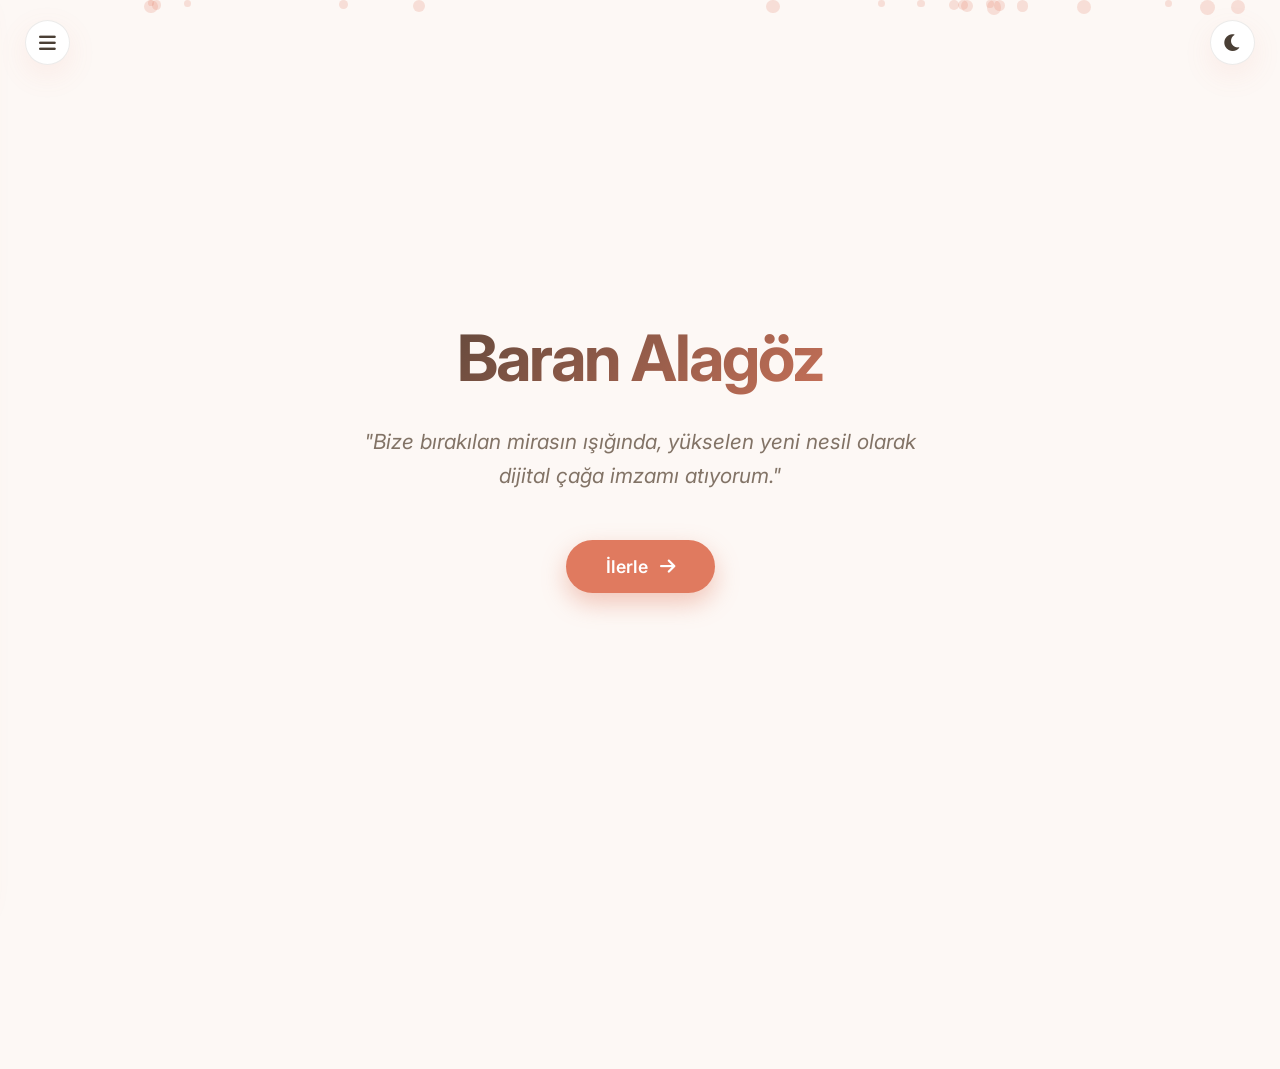
<file: index.html>
<!DOCTYPE html>
<html lang="tr">
<head>
    <meta charset="UTF-8">
    <meta name="viewport" content="width=device-width, initial-scale=1.0">
    <title>Baran Alagöz | Dijital Portfolyo</title>
    <link rel="stylesheet" href="style.css">
    <link href="https://fonts.googleapis.com/css2?family=Inter:wght@300;400;500;600;700&display=swap" rel="stylesheet">
    <link rel="stylesheet" href="https://cdnjs.cloudflare.com/ajax/libs/font-awesome/6.0.0/css/all.min.css">
</head>
<body>
    
    <div id="particles"></div>

    <header class="top-bar">
        <button id="menu-toggle" class="icon-btn"><i class="fa-solid fa-bars"></i></button>
        <button id="theme-toggle" class="icon-btn" title="Temayı Değiştir"><i class="fa-solid fa-moon"></i></button>
    </header>

    <div id="sidebar" class="sidebar">
        <button id="close-menu" class="close-btn"><i class="fa-solid fa-xmark"></i></button>
        <nav class="sidebar-nav">
            <a href="index.html" class="nav-link"><i class="fa-solid fa-house"></i> Ana Sayfa</a>
            <a href="projeler.html" class="nav-link"><i class="fa-solid fa-rocket"></i> Projelerim</a>
            <a href="iletisim.html" class="nav-link"><i class="fa-solid fa-envelope"></i> İletişim</a>
            <a href="cv.html" class="nav-link"><i class="fa-regular fa-file-lines"></i> CV / Özgeçmiş</a>
            <button class="nav-link btn-back-intro"><i class="fa-solid fa-rotate-left"></i> Giriş Ekranına Dön</button>
        </nav>
    </div>
    
    <div id="overlay" class="overlay"></div>

    <!-- 1. Aşama: Giriş (Intro) Ekranı Sadece Ana Sayfada -->
    <div id="intro-screen" class="screen">
        <div class="intro-content">
            <h1>Baran Alagöz</h1>
            <p class="intro-motto">
                "Bize bırakılan mirasın ışığında, yükselen yeni nesil olarak dijital çağa imzamı atıyorum."
            </p>
            <button id="enter-btn" class="enter-btn">
                İlerle <i class="fa-solid fa-arrow-right"></i>
            </button>
        </div>
    </div>

    <!-- 2. Aşama: Sadeleşmiş Ana Ekran -->
    <div id="main-screen" class="screen hidden">
        <div class="main-content">
            
            <section id="hakkimda-sec" class="page-section">
                <div class="profile-header">
                    <div class="profile-placeholder"><span>BA</span></div>
                    <h2>Hakkımda</h2>
                </div>
                
                <div class="about-card">
                    <p>
                        Merhaba, ben Baran. Teknolojiye ve tasarıma tutkuyla bağlı, yenilikçi bir geliştiriciyim. 
                        Amacım sadece kod yazmak değil; kullanıcı deneyimini merkeze alan, estetik ve 
                        işlevsel dijital çözümler üreterek geleceğin inşasına katkı sağlamak.
                    </p>
                    <ul class="basic-info">
                        <li><i class="fa-solid fa-location-dot"></i> Türkiye</li>
                        <li><i class="fa-solid fa-laptop-code"></i> Yazılım & Web Teknolojileri Geliştiricisi</li>
                        <li><i class="fa-solid fa-envelope"></i> alagozbaran183@gmail.com</li>
                    </ul>
                </div>
                
                <div class="button-group">
                    <a href="https://github.com/alagozbaran" target="_blank" class="btn primary-btn">
                        <i class="fab fa-github"></i> GitHub Profilim
                    </a>
                    <a href="cv.html" class="btn secondary-btn">
                        <i class="fa-regular fa-file-lines"></i> CV'mi İncele
                    </a>
                </div>
            </section>
        </div>
        
        <footer>
            <div class="footer-content">
                <p class="quote">"Ey yükselen yeni nesil! İstikbal sizsiniz. Cumhuriyeti biz kurduk, onu yükseltecek ve yaşatacak sizsiniz."</p>
                <p class="quote-author">— Mustafa Kemal Atatürk</p>
            </div>
        </footer>
    </div>

    <script src="script.js"></script>
</body>
</html>
</file>
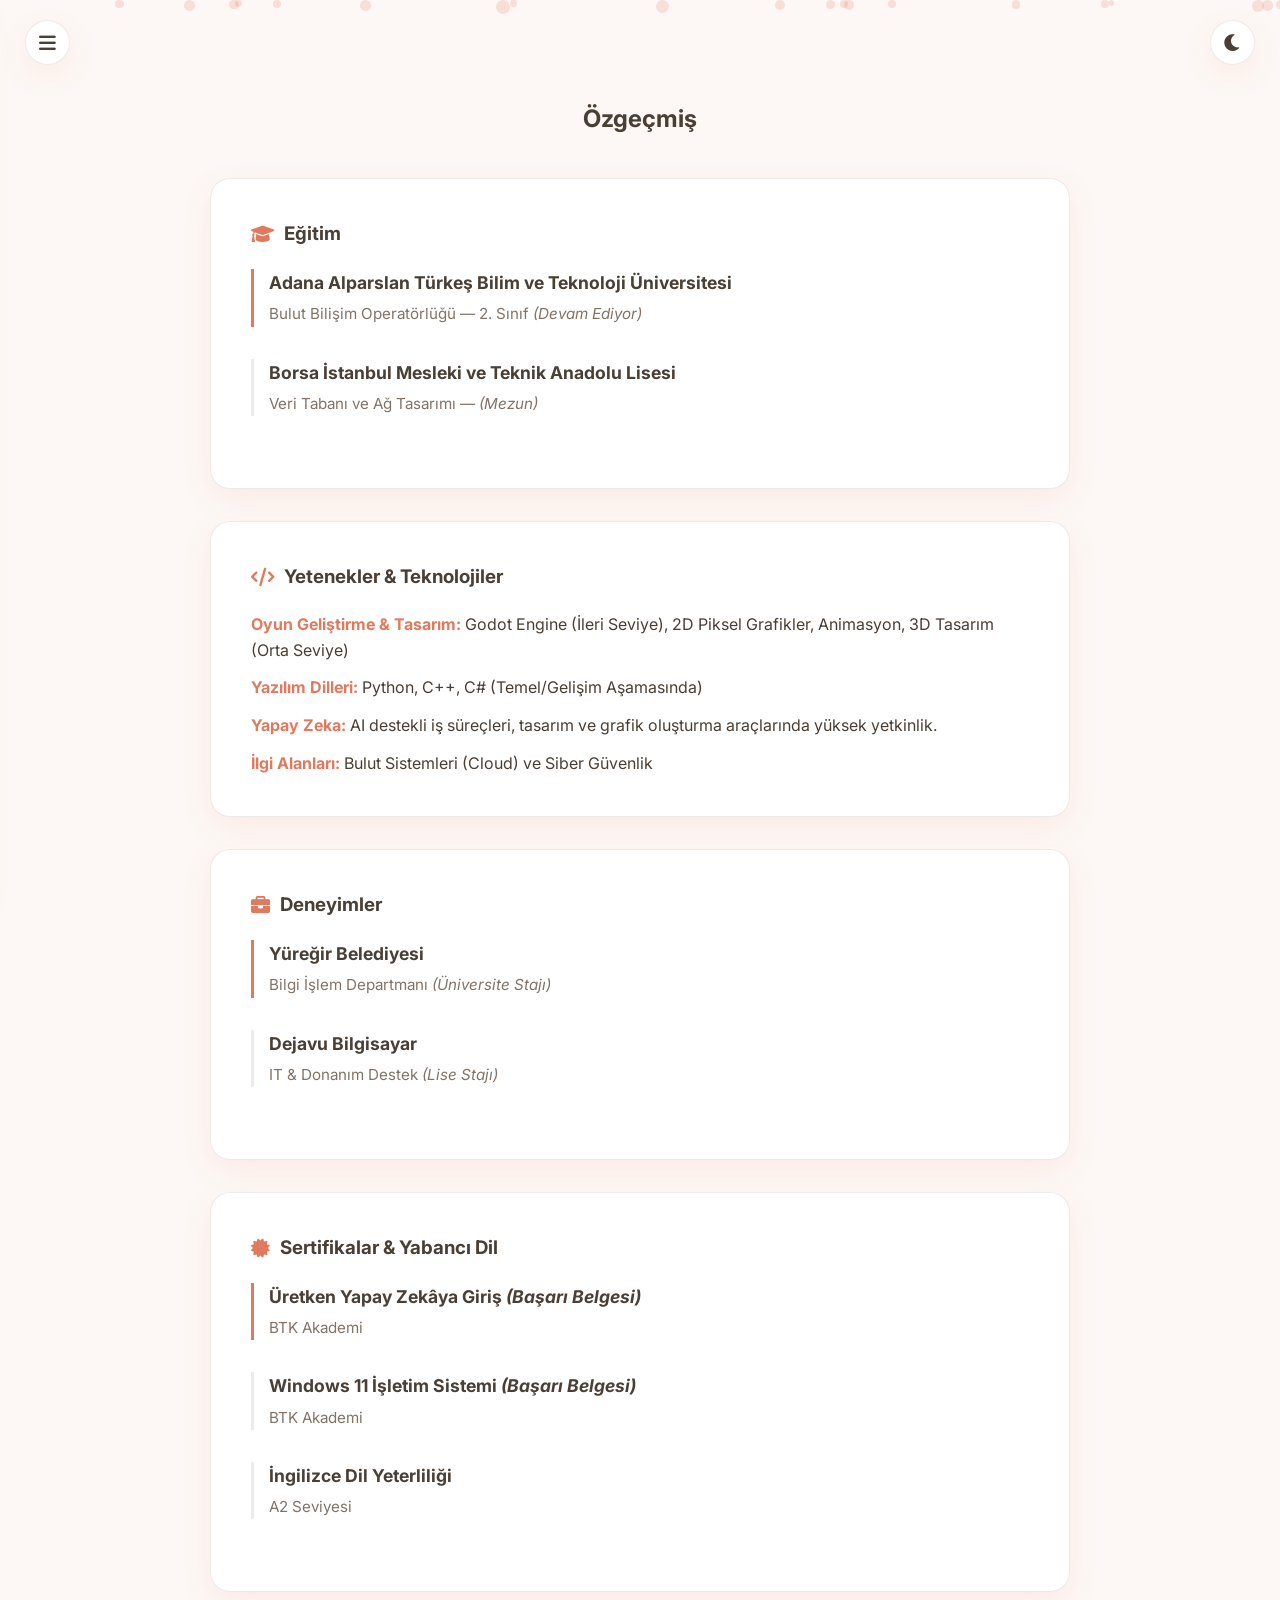
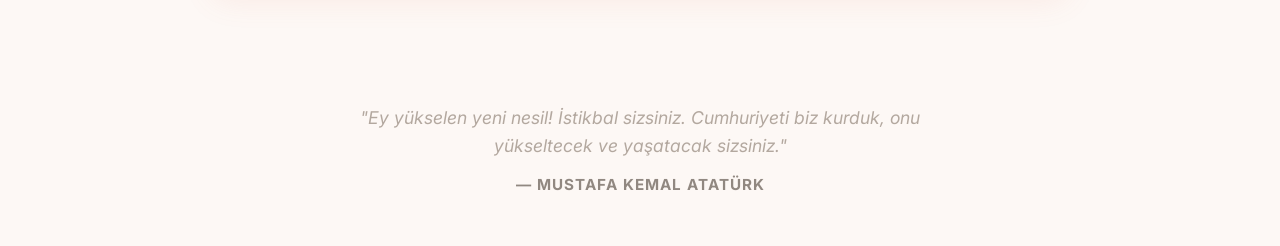
<file: cv.html>
<!DOCTYPE html>
<html lang="tr">
<head>
    <meta charset="UTF-8">
    <meta name="viewport" content="width=device-width, initial-scale=1.0">
    <title>Özgeçmiş | Baran Alagöz</title>
    <link rel="stylesheet" href="style.css">
    <link href="https://fonts.googleapis.com/css2?family=Inter:wght@300;400;500;600;700&display=swap" rel="stylesheet">
    <link rel="stylesheet" href="https://cdnjs.cloudflare.com/ajax/libs/font-awesome/6.0.0/css/all.min.css">
</head>
<body>
    <div id="particles"></div>

    <header class="top-bar">
        <button id="menu-toggle" class="icon-btn"><i class="fa-solid fa-bars"></i></button>
        <button id="theme-toggle" class="icon-btn" title="Temayı Değiştir"><i class="fa-solid fa-moon"></i></button>
    </header>

    <div id="sidebar" class="sidebar">
        <button id="close-menu" class="close-btn"><i class="fa-solid fa-xmark"></i></button>
        <nav class="sidebar-nav">
            <a href="index.html" class="nav-link"><i class="fa-solid fa-house"></i> Ana Sayfa</a>
            <a href="projeler.html" class="nav-link"><i class="fa-solid fa-rocket"></i> Projelerim</a>
            <a href="iletisim.html" class="nav-link"><i class="fa-solid fa-envelope"></i> İletişim</a>
            <a href="cv.html" class="nav-link" style="color: var(--accent);"><i class="fa-regular fa-file-lines"></i> CV / Özgeçmiş</a>
            <button class="nav-link btn-back-intro"><i class="fa-solid fa-rotate-left"></i> Giriş Ekranına Dön</button>
        </nav>
    </div>
    
    <div id="overlay" class="overlay"></div>

    <div id="main-screen" class="screen active" style="opacity: 1; transform: translateY(0); pointer-events: all;">
        <div class="main-content">
            <div class="profile-header">
                <h2>Özgeçmiş</h2>
            </div>
            
            <!-- EĞİTİM -->
            <div class="about-card" style="margin-bottom: 2rem;">
                <h3 style="margin-bottom: 20px; display: flex; align-items: center; gap: 10px;">
                    <i class="fa-solid fa-graduation-cap" style="color: var(--accent);"></i> Eğitim
                </h3>
                <div style="margin-bottom: 20px; border-left: 3px solid var(--accent); padding-left: 15px;">
                    <h4 style="color: var(--text-main); font-size: 1.1rem; margin-bottom: 5px;">Adana Alparslan Türkeş Bilim ve Teknoloji Üniversitesi</h4>
                    <p style="color: var(--text-muted); font-size: 0.95rem;">Bulut Bilişim Operatörlüğü — 2. Sınıf <i>(Devam Ediyor)</i></p>
                </div>
                <div style="border-left: 3px solid var(--border-color); padding-left: 15px;">
                    <h4 style="color: var(--text-main); font-size: 1.1rem; margin-bottom: 5px;">Borsa İstanbul Mesleki ve Teknik Anadolu Lisesi</h4>
                    <p style="color: var(--text-muted); font-size: 0.95rem;">Veri Tabanı ve Ağ Tasarımı — <i>(Mezun)</i></p>
                </div>
            </div>
            
            <!-- YETENEKLER -->
            <div class="about-card" style="margin-bottom: 2rem;">
                <h3 style="margin-bottom: 20px; display: flex; align-items: center; gap: 10px;">
                    <i class="fa-solid fa-code" style="color: var(--accent);"></i> Yetenekler & Teknolojiler
                </h3>
                <ul style="list-style: none; display: flex; flex-direction: column; gap: 12px; font-size: 1rem;">
                    <li><strong style="color: var(--accent);">Oyun Geliştirme & Tasarım:</strong> Godot Engine (İleri Seviye), 2D Piksel Grafikler, Animasyon, 3D Tasarım (Orta Seviye)</li>
                    <li><strong style="color: var(--accent);">Yazılım Dilleri:</strong> Python, C++, C# (Temel/Gelişim Aşamasında)</li>
                    <li><strong style="color: var(--accent);">Yapay Zeka:</strong> AI destekli iş süreçleri, tasarım ve grafik oluşturma araçlarında yüksek yetkinlik.</li>
                    <li><strong style="color: var(--accent);">İlgi Alanları:</strong> Bulut Sistemleri (Cloud) ve Siber Güvenlik</li>
                </ul>
            </div>

            <!-- DENEYİM -->
            <div class="about-card" style="margin-bottom: 2rem;">
                <h3 style="margin-bottom: 20px; display: flex; align-items: center; gap: 10px;">
                    <i class="fa-solid fa-briefcase" style="color: var(--accent);"></i> Deneyimler
                </h3>
                <div style="margin-bottom: 20px; border-left: 3px solid var(--accent); padding-left: 15px;">
                    <h4 style="color: var(--text-main); font-size: 1.1rem; margin-bottom: 5px;">Yüreğir Belediyesi</h4>
                    <p style="color: var(--text-muted); font-size: 0.95rem;">Bilgi İşlem Departmanı <i>(Üniversite Stajı)</i></p>
                </div>
                <div style="border-left: 3px solid var(--border-color); padding-left: 15px;">
                    <h4 style="color: var(--text-main); font-size: 1.1rem; margin-bottom: 5px;">Dejavu Bilgisayar</h4>
                    <p style="color: var(--text-muted); font-size: 0.95rem;">IT & Donanım Destek <i>(Lise Stajı)</i></p>
                </div>
            </div>

            <!-- SERTİFİKALAR & DİL (YENİ EKLENEN BÖLÜM) -->
            <div class="about-card">
                <h3 style="margin-bottom: 20px; display: flex; align-items: center; gap: 10px;">
                    <i class="fa-solid fa-certificate" style="color: var(--accent);"></i> Sertifikalar & Yabancı Dil
                </h3>
                <div style="margin-bottom: 20px; border-left: 3px solid var(--accent); padding-left: 15px;">
                    <h4 style="color: var(--text-main); font-size: 1.1rem; margin-bottom: 5px;">Üretken Yapay Zekâya Giriş <i>(Başarı Belgesi)</i></h4>
                    <p style="color: var(--text-muted); font-size: 0.95rem;">BTK Akademi</p>
                </div>
                <div style="margin-bottom: 20px; border-left: 3px solid var(--border-color); padding-left: 15px;">
                    <h4 style="color: var(--text-main); font-size: 1.1rem; margin-bottom: 5px;">Windows 11 İşletim Sistemi <i>(Başarı Belgesi)</i></h4>
                    <p style="color: var(--text-muted); font-size: 0.95rem;">BTK Akademi</p>
                </div>
                <div style="border-left: 3px solid var(--border-color); padding-left: 15px;">
                    <h4 style="color: var(--text-main); font-size: 1.1rem; margin-bottom: 5px;">İngilizce Dil Yeterliliği</h4>
                    <p style="color: var(--text-muted); font-size: 0.95rem;">A2 Seviyesi</p>
                </div>
            </div>
            
        </div>

        <footer>
            <div class="footer-content">
                <p class="quote">"Ey yükselen yeni nesil! İstikbal sizsiniz. Cumhuriyeti biz kurduk, onu yükseltecek ve yaşatacak sizsiniz."</p>
                <p class="quote-author">— Mustafa Kemal Atatürk</p>
            </div>
        </footer>
    </div>
    <script src="script.js"></script>
</body>
</html>
</file>
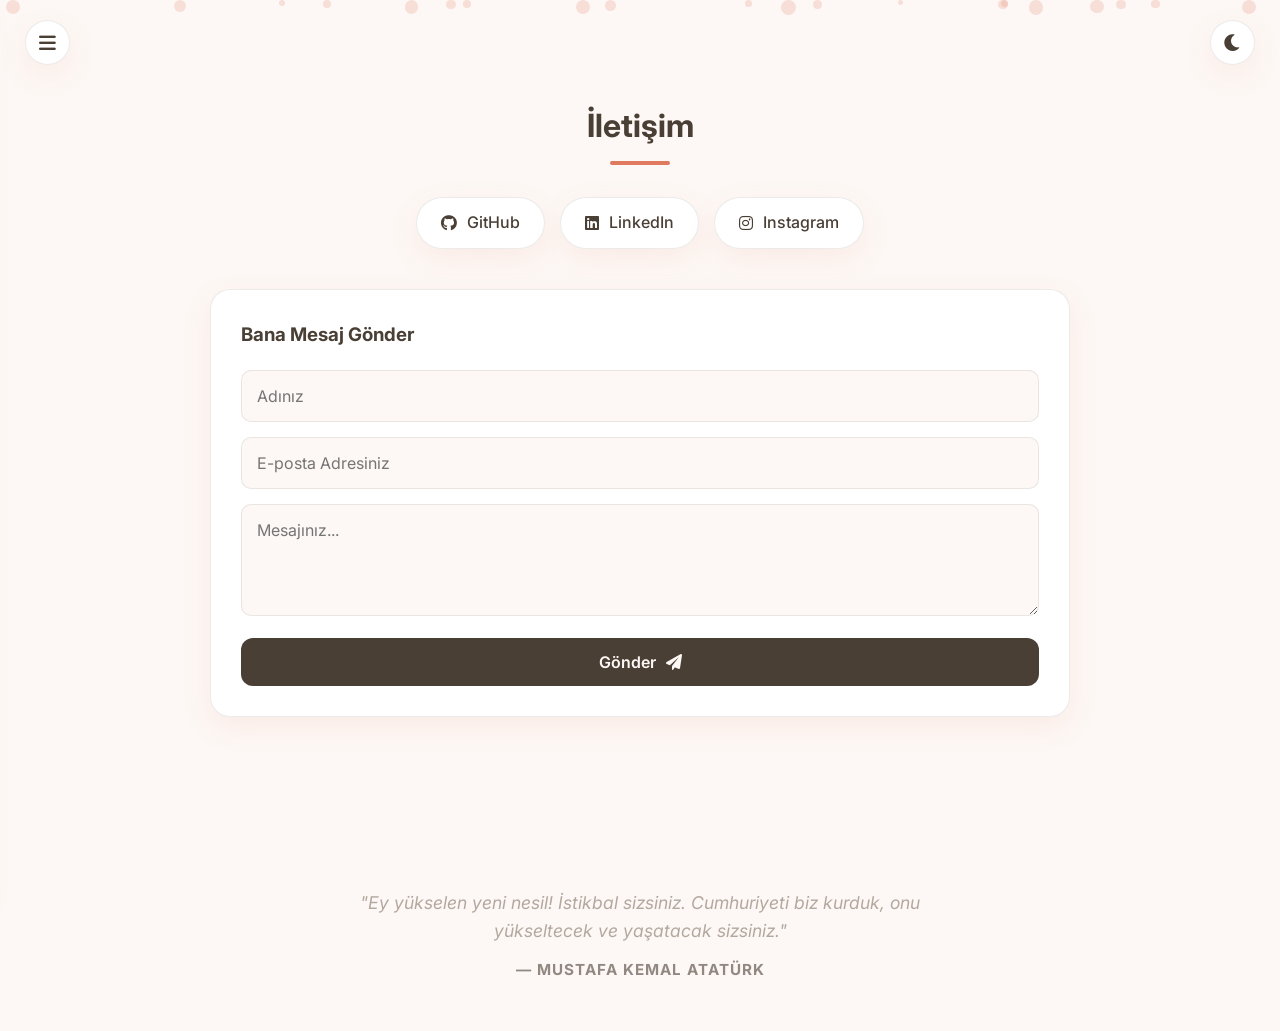
<file: iletisim.html>
<!DOCTYPE html>
<html lang="tr">
<head>
    <meta charset="UTF-8">
    <meta name="viewport" content="width=device-width, initial-scale=1.0">
    <title>İletişim | Baran Alagöz</title>
    <link rel="stylesheet" href="style.css">
    <link href="https://fonts.googleapis.com/css2?family=Inter:wght@300;400;500;600;700&display=swap" rel="stylesheet">
    <link rel="stylesheet" href="https://cdnjs.cloudflare.com/ajax/libs/font-awesome/6.0.0/css/all.min.css">
</head>
<body>
    <div id="particles"></div>

    <header class="top-bar">
        <button id="menu-toggle" class="icon-btn"><i class="fa-solid fa-bars"></i></button>
        <button id="theme-toggle" class="icon-btn" title="Temayı Değiştir"><i class="fa-solid fa-moon"></i></button>
    </header>

    <div id="sidebar" class="sidebar">
        <button id="close-menu" class="close-btn"><i class="fa-solid fa-xmark"></i></button>
        <nav class="sidebar-nav">
            <a href="index.html" class="nav-link"><i class="fa-solid fa-house"></i> Ana Sayfa</a>
            <a href="projeler.html" class="nav-link"><i class="fa-solid fa-rocket"></i> Projelerim</a>
            <a href="iletisim.html" class="nav-link" style="color: var(--accent);"><i class="fa-solid fa-envelope"></i> İletişim</a>
            <a href="cv.html" class="nav-link"><i class="fa-regular fa-file-lines"></i> CV / Özgeçmiş</a>
            <button class="nav-link btn-back-intro"><i class="fa-solid fa-rotate-left"></i> Giriş Ekranına Dön</button>
        </nav>
    </div>
    
    <div id="overlay" class="overlay"></div>

    <div id="main-screen" class="screen active" style="opacity: 1; transform: translateY(0); pointer-events: all;">
        <div class="main-content">
            <section class="page-section">
                <h2 class="section-title">İletişim</h2>
                <div class="contact-container">
                    
                    <!-- Gerçek Sosyal Medya Linklerin -->
                    <div class="social-links">
                        <a href="https://github.com/alagozbaran" target="_blank" class="social-btn"><i class="fab fa-github"></i> GitHub</a>
                        <a href="https://www.linkedin.com/in/baran-alagoz-undefined-78646243b" target="_blank" class="social-btn"><i class="fab fa-linkedin"></i> LinkedIn</a>
                        <a href="https://instagram.com/barngoz" target="_blank" class="social-btn"><i class="fab fa-instagram"></i> Instagram</a>
                    </div>

                    <!-- Çalışan İletişim Formu Altyapısı (Formspree) -->
                    <form action="https://formspree.io/f/meaovepd" method="POST" class="contact-form">
                        <h3>Bana Mesaj Gönder</h3>
                        <input type="text" name="isim" placeholder="Adınız" required>
                        <input type="email" name="email" placeholder="E-posta Adresiniz" required>
                        <textarea name="mesaj" placeholder="Mesajınız..." rows="4" required></textarea>
                        <button type="submit" class="btn primary-btn w-100">Gönder <i class="fa-solid fa-paper-plane"></i></button>
                    </form>

                </div>
            </section>
        </div>
        
        <footer>
            <div class="footer-content">
                <p class="quote">"Ey yükselen yeni nesil! İstikbal sizsiniz. Cumhuriyeti biz kurduk, onu yükseltecek ve yaşatacak sizsiniz."</p>
                <p class="quote-author">— Mustafa Kemal Atatürk</p>
            </div>
        </footer>
    </div>
    <script src="script.js"></script>
</body>
</html>
</file>
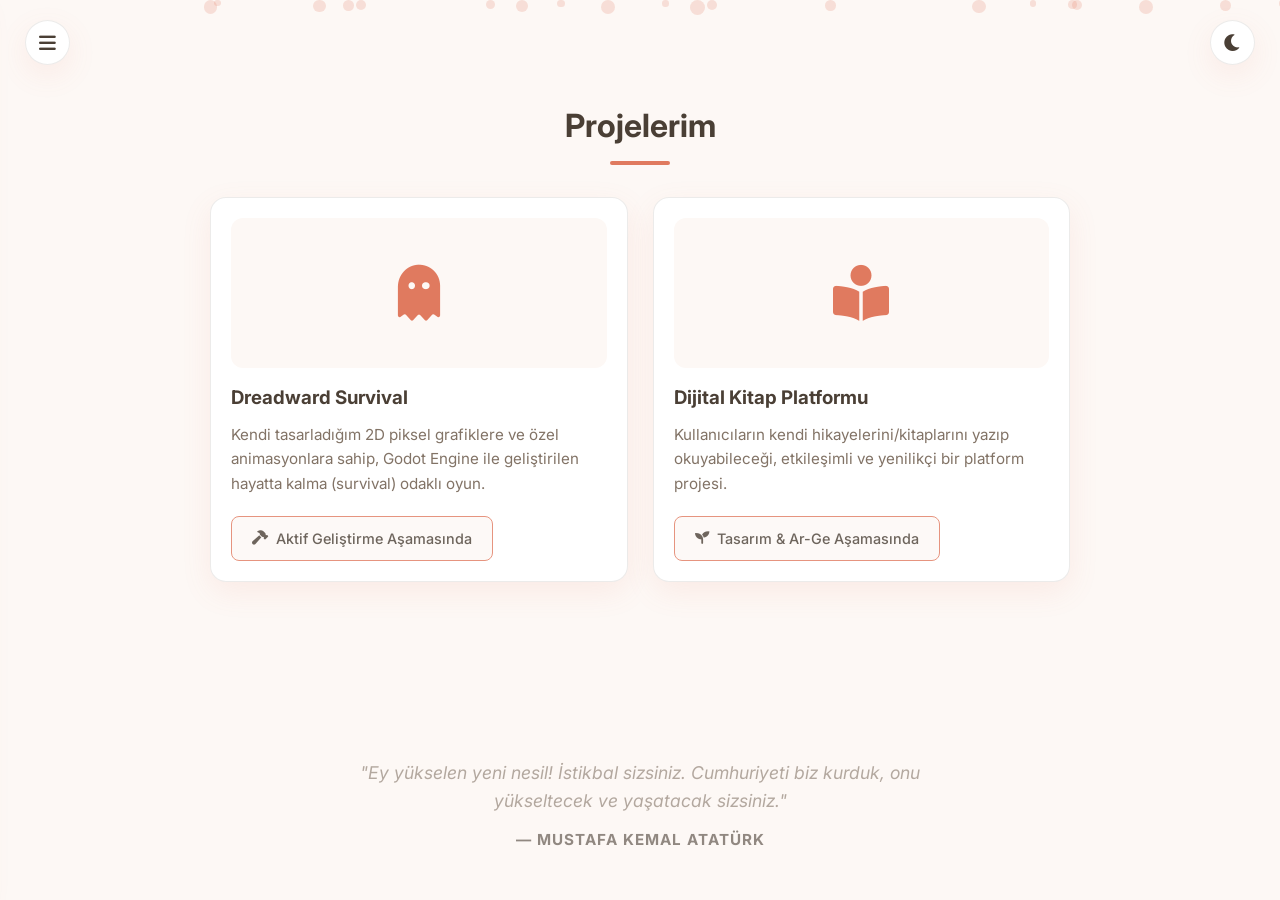
<file: projeler.html>
<!DOCTYPE html>
<html lang="tr">
<head>
    <meta charset="UTF-8">
    <meta name="viewport" content="width=device-width, initial-scale=1.0">
    <title>Projelerim | Baran Alagöz</title>
    <link rel="stylesheet" href="style.css">
    <link href="https://fonts.googleapis.com/css2?family=Inter:wght@300;400;500;600;700&display=swap" rel="stylesheet">
    <link rel="stylesheet" href="https://cdnjs.cloudflare.com/ajax/libs/font-awesome/6.0.0/css/all.min.css">
</head>
<body>
    <div id="particles"></div>

    <header class="top-bar">
        <button id="menu-toggle" class="icon-btn"><i class="fa-solid fa-bars"></i></button>
        <button id="theme-toggle" class="icon-btn" title="Temayı Değiştir"><i class="fa-solid fa-moon"></i></button>
    </header>

    <div id="sidebar" class="sidebar">
        <button id="close-menu" class="close-btn"><i class="fa-solid fa-xmark"></i></button>
        <nav class="sidebar-nav">
            <a href="index.html" class="nav-link"><i class="fa-solid fa-house"></i> Ana Sayfa</a>
            <a href="projeler.html" class="nav-link" style="color: var(--accent);"><i class="fa-solid fa-rocket"></i> Projelerim</a>
            <a href="iletisim.html" class="nav-link"><i class="fa-solid fa-envelope"></i> İletişim</a>
            <a href="cv.html" class="nav-link"><i class="fa-regular fa-file-lines"></i> CV / Özgeçmiş</a>
            <button class="nav-link btn-back-intro"><i class="fa-solid fa-rotate-left"></i> Giriş Ekranına Dön</button>
        </nav>
    </div>
    
    <div id="overlay" class="overlay"></div>

    <div id="main-screen" class="screen active" style="opacity: 1; transform: translateY(0); pointer-events: all;">
        <div class="main-content">
            <section class="page-section">
                <h2 class="section-title">Projelerim</h2>
                <div class="project-grid">
                    
                    <div class="project-card">
                        <div class="project-img" style="font-size: 3.5rem;">
                            <i class="fa-solid fa-ghost"></i>
                        </div>
                        <h3>Dreadward Survival</h3>
                        <p>Kendi tasarladığım 2D piksel grafiklere ve özel animasyonlara sahip, Godot Engine ile geliştirilen hayatta kalma (survival) odaklı oyun.</p>
                        <span class="btn-small" style="pointer-events: none; opacity: 0.8; border-color: var(--accent);"><i class="fa-solid fa-hammer"></i> Aktif Geliştirme Aşamasında</span>
                    </div>
                    
                    <div class="project-card">
                        <div class="project-img" style="font-size: 3.5rem;">
                            <i class="fa-solid fa-book-open-reader"></i>
                        </div>
                        <h3>Dijital Kitap Platformu</h3>
                        <p>Kullanıcıların kendi hikayelerini/kitaplarını yazıp okuyabileceği, etkileşimli ve yenilikçi bir platform projesi.</p>
                        <span class="btn-small" style="pointer-events: none; opacity: 0.8; border-color: var(--accent);"><i class="fa-solid fa-seedling"></i> Tasarım & Ar-Ge Aşamasında</span>
                    </div>

                </div>
            </section>
        </div>
        
        <footer>
            <div class="footer-content">
                <p class="quote">"Ey yükselen yeni nesil! İstikbal sizsiniz. Cumhuriyeti biz kurduk, onu yükseltecek ve yaşatacak sizsiniz."</p>
                <p class="quote-author">— Mustafa Kemal Atatürk</p>
            </div>
        </footer>
    </div>
    <script src="script.js"></script>
</body>
</html>
</file>
<file: style.css>
* {
    margin: 0;
    padding: 0;
    box-sizing: border-box;
    font-family: 'Inter', sans-serif;
    transition: background-color 0.4s ease, color 0.4s ease;
    scroll-behavior: smooth;
}

:root {
    --bg-color: #FDF8F5;
    --card-bg: #FFFFFF;
    --text-main: #4A3F35;
    --text-muted: #827366;
    --accent: #E07A5F;
    --accent-hover: #C9674D;
    --border-color: rgba(74, 63, 53, 0.1);
    --shadow: 0 10px 30px rgba(224, 122, 95, 0.1);
    --particle-color: rgba(224, 122, 95, 0.2);
}

[data-theme="dark"] {
    --bg-color: #211D1B;
    --card-bg: #2C2624;
    --text-main: #F4EAE6;
    --text-muted: #B3A497;
    --accent: #F29C85;
    --accent-hover: #E07A5F;
    --border-color: rgba(244, 234, 230, 0.05);
    --shadow: 0 10px 30px rgba(0, 0, 0, 0.3);
    --particle-color: rgba(242, 156, 133, 0.15);
}

body {
    background-color: var(--bg-color);
    color: var(--text-main);
    line-height: 1.6;
    overflow-x: hidden;
}

/* Partiküller (Arka Plan) */
#particles {
    position: fixed;
    top: 0;
    left: 0;
    width: 100vw;
    height: 100vh;
    z-index: 1; /* İçeriklerin arkasında kalacak */
    pointer-events: none;
    overflow: hidden;
}

.particle {
    position: absolute;
    background: var(--particle-color);
    border-radius: 50%;
    animation: floatParticle linear infinite;
}

@keyframes floatParticle {
    0% { transform: translateY(100vh) scale(0); opacity: 0; }
    20% { opacity: 1; }
    80% { opacity: 1; }
    100% { transform: translateY(-10vh) scale(1.5); opacity: 0; }
}

/* Üst Bar (Menü ve Tema Butonları) */
.top-bar {
    position: fixed;
    top: 0;
    width: 100%;
    padding: 20px 25px;
    display: flex;
    justify-content: space-between;
    z-index: 1000;
    pointer-events: none; /* Aradaki boşlukların tıklanabilir olmaması için */
}

.icon-btn {
    pointer-events: all;
    background: var(--card-bg);
    border: 1px solid var(--border-color);
    color: var(--text-main);
    width: 45px;
    height: 45px;
    border-radius: 50%;
    cursor: pointer;
    font-size: 1.2rem;
    box-shadow: var(--shadow);
    transition: transform 0.3s ease, color 0.3s ease;
}

.icon-btn:hover {
    transform: scale(1.1);
    color: var(--accent);
}

/* Yan Menü (Sidebar) */
.sidebar {
    position: fixed;
    top: 0;
    left: -300px;
    width: 280px;
    height: 100vh;
    background: var(--card-bg);
    z-index: 2000;
    box-shadow: var(--shadow);
    transition: left 0.4s cubic-bezier(0.4, 0, 0.2, 1);
    display: flex;
    flex-direction: column;
    padding: 80px 30px 30px;
}

.sidebar.open {
    left: 0;
}

.close-btn {
    position: absolute;
    top: 25px;
    right: 25px;
    background: none;
    border: none;
    font-size: 1.5rem;
    color: var(--text-main);
    cursor: pointer;
    transition: color 0.3s;
}

.close-btn:hover { color: var(--accent); }

.sidebar-nav {
    display: flex;
    flex-direction: column;
    gap: 20px;
}

.nav-link {
    text-decoration: none;
    font-size: 1.1rem;
    color: var(--text-main);
    font-weight: 500;
    padding: 10px 0;
    border-bottom: 1px solid var(--border-color);
    transition: color 0.3s, padding-left 0.3s;
}

.nav-link:hover {
    color: var(--accent);
    padding-left: 10px;
}

.btn-back-intro {
    background: none;
    border: none;
    text-align: left;
    cursor: pointer;
    color: var(--accent) !important;
    font-weight: 600;
    margin-top: 20px;
    display: flex;
    align-items: center;
    gap: 10px;
}

/* Karartma (Overlay) */
.overlay {
    position: fixed;
    top: 0;
    left: 0;
    width: 100%;
    height: 100%;
    background: rgba(0,0,0,0.5);
    z-index: 1500;
    opacity: 0;
    pointer-events: none;
    transition: opacity 0.4s ease;
}

.overlay.active {
    opacity: 1;
    pointer-events: all;
}

/* EKRANLAR */
.screen {
    position: relative;
    width: 100%;
    min-height: 100vh;
    display: flex;
    flex-direction: column;
    transition: opacity 0.6s ease, transform 0.6s ease;
    z-index: 10;
}

/* Intro Ekranı */
#intro-screen {
    position: absolute;
    top: 0; left: 0;
    align-items: center;
    justify-content: center;
    text-align: center;
    padding: 20px;
}

#intro-screen.hidden {
    opacity: 0;
    pointer-events: none;
    transform: translateY(-30px);
}

.intro-content h1 {
    font-size: 4rem;
    font-weight: 700;
    letter-spacing: -2px;
    margin-bottom: 1rem;
    background: linear-gradient(135deg, var(--text-main), var(--accent));
    -webkit-background-clip: text;
    -webkit-text-fill-color: transparent;
}

.intro-motto {
    font-size: 1.3rem;
    font-style: italic;
    color: var(--text-muted);
    max-width: 600px;
    margin: 0 auto 3rem;
}

.enter-btn {
    background: var(--accent);
    color: #fff;
    border: none;
    padding: 16px 40px;
    font-size: 1.1rem;
    font-weight: 600;
    border-radius: 30px;
    cursor: pointer;
    display: flex;
    align-items: center;
    gap: 12px;
    margin: 0 auto;
    box-shadow: 0 10px 25px rgba(224, 122, 95, 0.4);
    transition: all 0.3s ease;
}

.enter-btn:hover {
    transform: translateY(-3px) scale(1.05);
    background: var(--accent-hover);
}

/* Ana Ekran (Kaydırmalı Sayfalar) */
#main-screen {
    opacity: 0;
    pointer-events: none;
    transform: translateY(30px);
}

#main-screen.active {
    opacity: 1;
    pointer-events: all;
    transform: translateY(0);
}

.main-content {
    flex: 1;
    max-width: 900px;
    margin: 0 auto;
    padding: 100px 20px 40px;
    width: 100%;
}

.page-section {
    margin-bottom: 100px;
}

.section-title {
    font-size: 2rem;
    margin-bottom: 2rem;
    text-align: center;
    position: relative;
    color: var(--text-main);
}
.section-title::after {
    content: '';
    display: block;
    width: 60px;
    height: 4px;
    background: var(--accent);
    margin: 10px auto 0;
    border-radius: 2px;
}

/* Profil Alanı */
.profile-header { text-align: center; margin-bottom: 2.5rem; }
.profile-placeholder {
    width: 100px; height: 100px;
    background: linear-gradient(135deg, var(--accent), #D4A373);
    border-radius: 50%;
    display: flex; align-items: center; justify-content: center;
    margin: 0 auto 1rem;
    color: white; font-size: 2rem; font-weight: 700;
    box-shadow: var(--shadow);
    border: 4px solid var(--bg-color);
}

.about-card {
    background: var(--card-bg);
    border-radius: 20px;
    padding: 2.5rem;
    border: 1px solid var(--border-color);
    box-shadow: var(--shadow);
    margin-bottom: 2.5rem;
}

.about-card p { font-size: 1.15rem; margin-bottom: 2rem; }

.basic-info {
    list-style: none; display: flex; flex-direction: column; gap: 15px;
    border-top: 1px solid var(--border-color); padding-top: 20px;
}
.basic-info li { display: flex; align-items: center; gap: 15px; font-size: 1.05rem; }
.basic-info li i { color: var(--accent); font-size: 1.2rem; width: 24px; text-align: center; }

/* Projeler Kartları */
.project-grid {
    display: grid;
    grid-template-columns: repeat(auto-fit, minmax(280px, 1fr));
    gap: 25px;
}

.project-card {
    background: var(--card-bg);
    border: 1px solid var(--border-color);
    border-radius: 16px;
    padding: 20px;
    box-shadow: var(--shadow);
    transition: transform 0.3s ease;
}

.project-card:hover { transform: translateY(-5px); }

.project-img {
    height: 150px;
    background: var(--bg-color);
    border-radius: 12px;
    display: flex;
    align-items: center;
    justify-content: center;
    font-size: 3rem;
    color: var(--accent);
    margin-bottom: 15px;
}

.project-card h3 { margin-bottom: 10px; }
.project-card p { font-size: 0.95rem; color: var(--text-muted); margin-bottom: 20px; }

/* İletişim & Sosyal Medya */
.contact-container {
    display: flex;
    flex-direction: column;
    gap: 40px;
}

.social-links {
    display: flex;
    justify-content: center;
    gap: 15px;
    flex-wrap: wrap;
}

.social-btn {
    display: flex;
    align-items: center;
    gap: 10px;
    padding: 12px 24px;
    background: var(--card-bg);
    border: 1px solid var(--border-color);
    border-radius: 30px;
    color: var(--text-main);
    text-decoration: none;
    font-weight: 500;
    transition: all 0.3s ease;
    box-shadow: var(--shadow);
}

.social-btn:hover {
    background: var(--text-main);
    color: var(--bg-color);
    transform: translateY(-3px);
}

.contact-form {
    background: var(--card-bg);
    padding: 30px;
    border-radius: 20px;
    box-shadow: var(--shadow);
    border: 1px solid var(--border-color);
}

.contact-form h3 { margin-bottom: 20px; color: var(--text-main); }

.contact-form input,
.contact-form textarea {
    width: 100%;
    padding: 15px;
    margin-bottom: 15px;
    border: 1px solid var(--border-color);
    border-radius: 10px;
    background: var(--bg-color);
    color: var(--text-main);
    font-size: 1rem;
    transition: border-color 0.3s;
}

.contact-form input:focus,
.contact-form textarea:focus {
    outline: none;
    border-color: var(--accent);
}

.w-100 { width: 100%; justify-content: center; }

/* Butonlar */
.button-group { display: flex; gap: 20px; justify-content: center; flex-wrap: wrap;}
.btn {
    display: inline-flex; align-items: center; gap: 10px;
    padding: 14px 28px; border-radius: 12px;
    text-decoration: none; font-weight: 600; font-size: 1rem;
    transition: all 0.3s ease;
}
.btn-small {
    display: inline-flex; align-items: center; gap: 8px;
    padding: 10px 20px; border-radius: 8px;
    text-decoration: none; font-weight: 500; font-size: 0.9rem;
    background: var(--bg-color); color: var(--text-main);
    border: 1px solid var(--border-color);
    transition: all 0.3s ease;
}
.btn-small:hover { background: var(--text-main); color: var(--bg-color); }
.primary-btn { background: var(--text-main); color: var(--bg-color); border: none; cursor: pointer;}
.primary-btn:hover { transform: translateY(-3px); box-shadow: 0 10px 20px rgba(0,0,0,0.15); }
.secondary-btn { background: transparent; color: var(--text-main); border: 2px solid var(--text-main); }
.secondary-btn:hover { background: var(--text-main); color: var(--bg-color); transform: translateY(-3px); }

/* Footer */
footer { padding: 2rem 20px 3rem; text-align: center; }
.footer-content { max-width: 650px; margin: 0 auto; opacity: 0.6; transition: opacity 0.3s ease; }
.footer-content:hover { opacity: 1; }
.quote { font-size: 1.1rem; font-style: italic; color: var(--text-muted); line-height: 1.6; margin-bottom: 0.8rem; }
.quote-author { font-size: 0.95rem; color: var(--text-main); font-weight: 700; letter-spacing: 1px; text-transform: uppercase; }

/* Mobil Uyumluluk */
@media (max-width: 768px) {
    .intro-content h1 { font-size: 2.8rem; }
    .about-card { padding: 1.5rem; }
    .button-group { flex-direction: column; }
    .btn { width: 100%; justify-content: center; }
}
</file>
